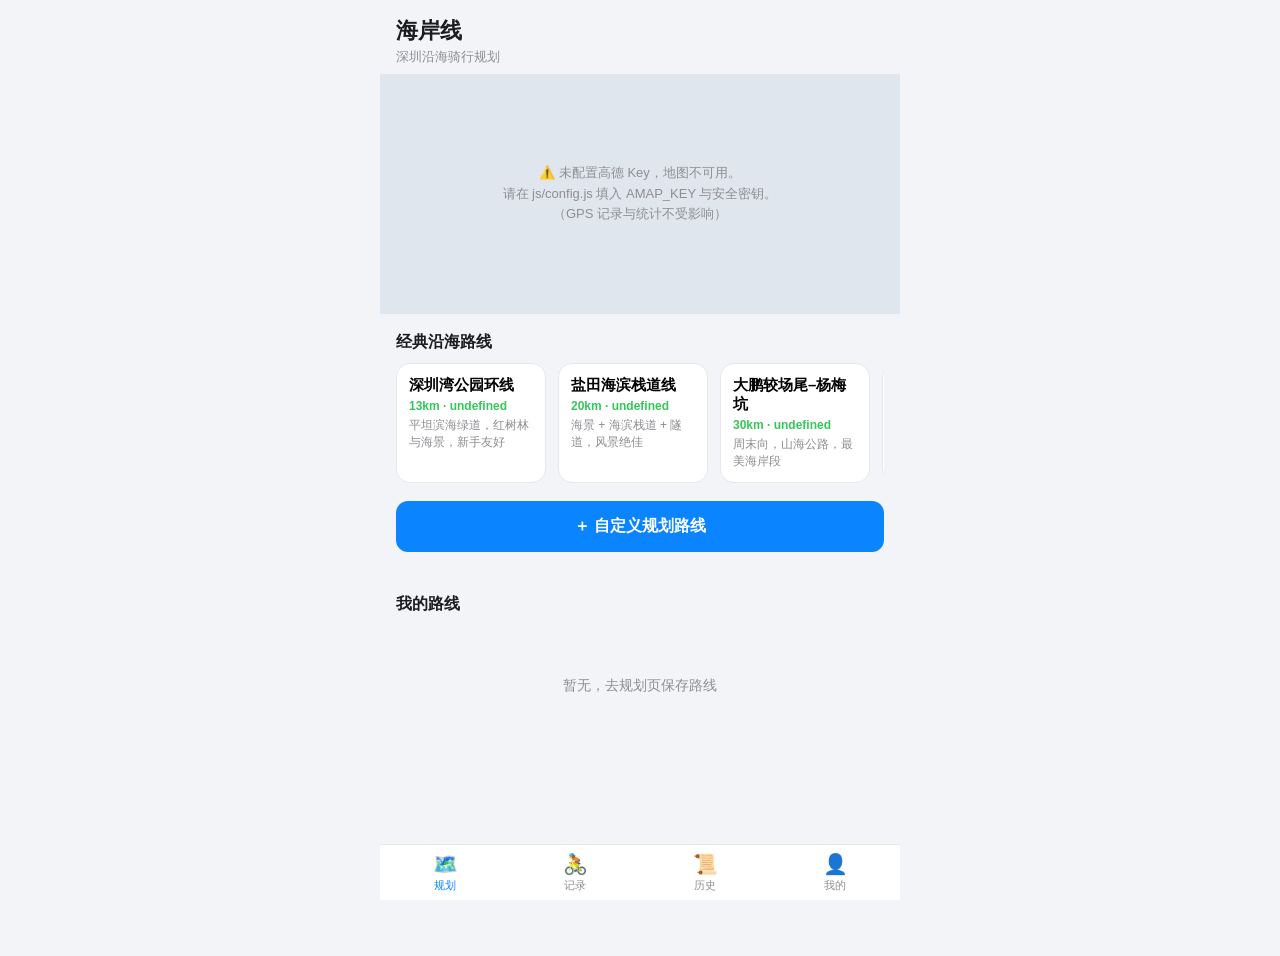
<file: index.html>
<!DOCTYPE html>
<html lang="zh-CN">
<head>
  <meta charset="UTF-8" />
  <meta name="viewport" content="width=device-width, initial-scale=1, maximum-scale=1, viewport-fit=cover" />
  <meta name="theme-color" content="#0a84ff" />
  <meta name="apple-mobile-web-app-capable" content="yes" />
  <meta name="apple-mobile-web-app-status-bar-style" content="black-translucent" />
  <title>海岸线 · 深圳沿海骑行</title>
  <link rel="manifest" href="manifest.webmanifest" />
  <link rel="icon" href="icon.svg" type="image/svg+xml" />
  <link rel="apple-touch-icon" href="icon.svg" />
  <link rel="stylesheet" href="styles/main.css" />
</head>
<body>
  <div id="app"></div>
  <nav id="tabbar"></nav>
  <script type="module" src="js/app.js?v=11"></script>
</body>
</html>
</file>
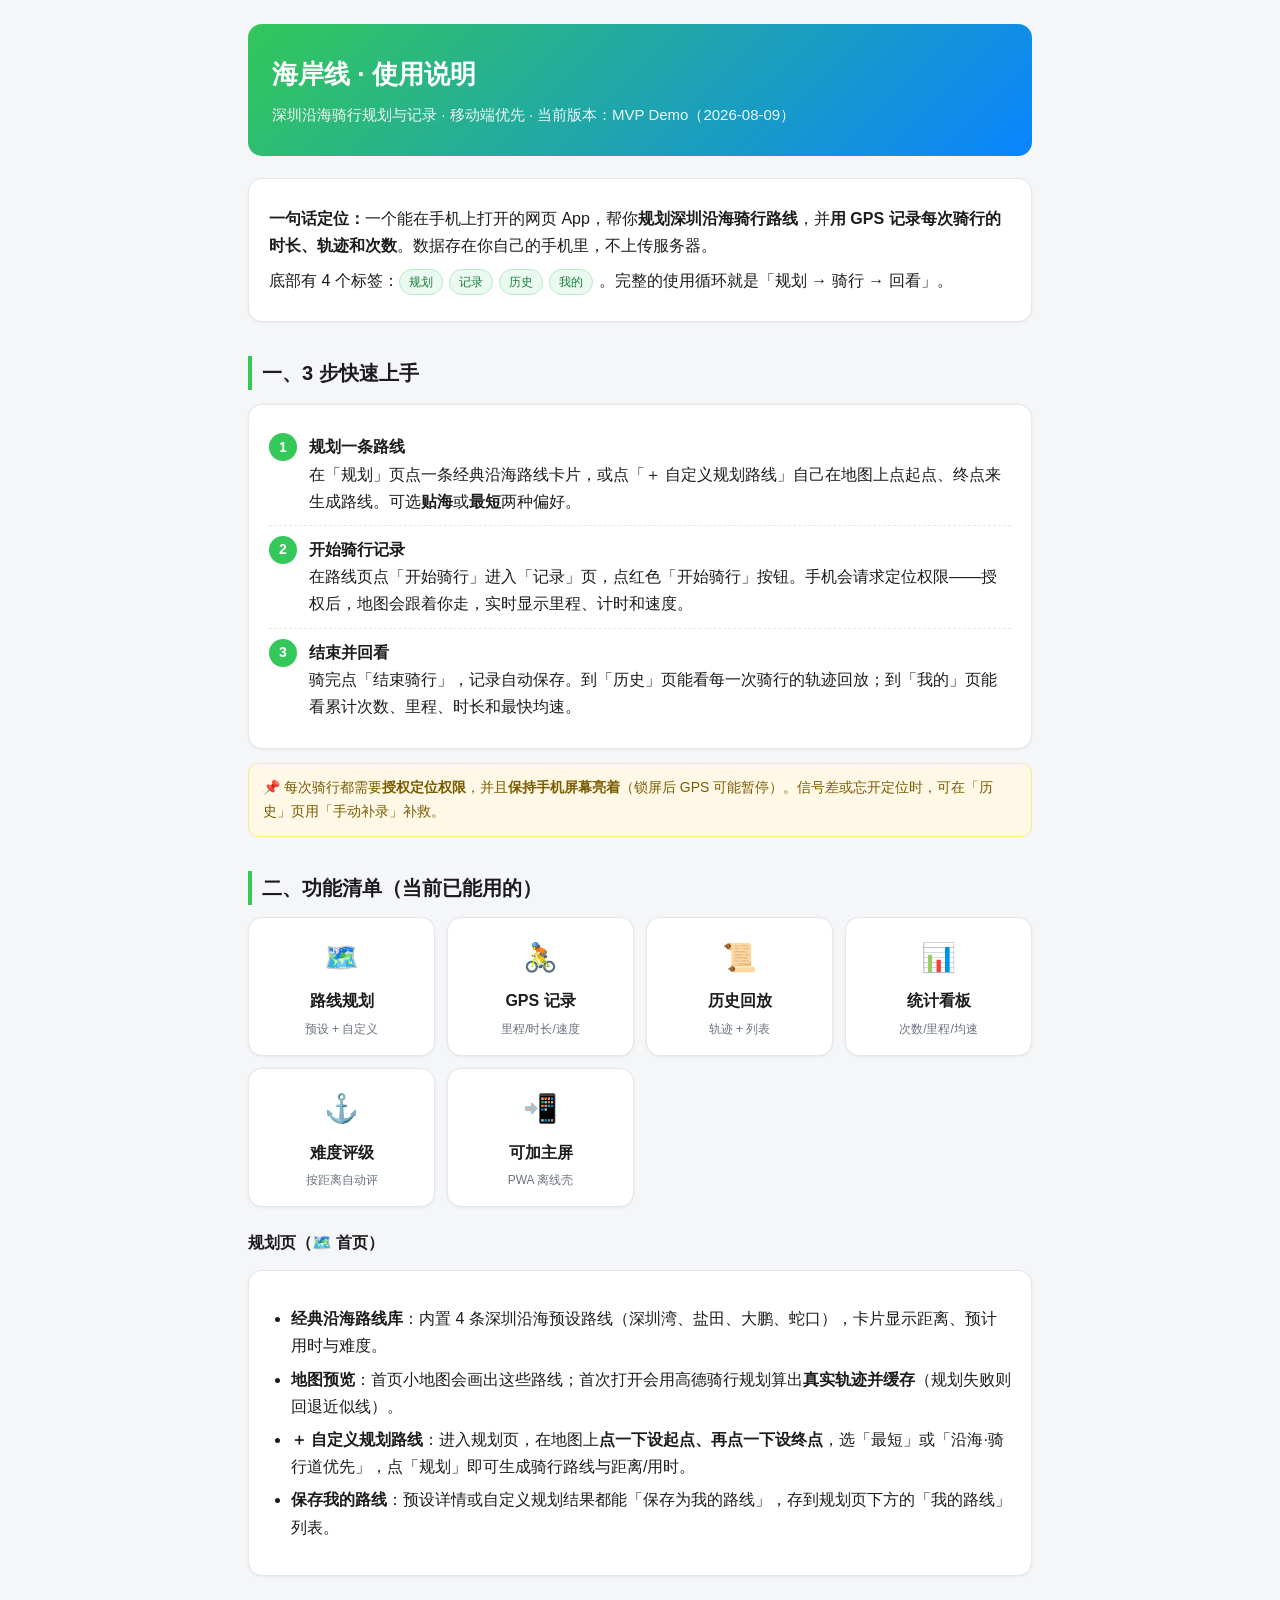
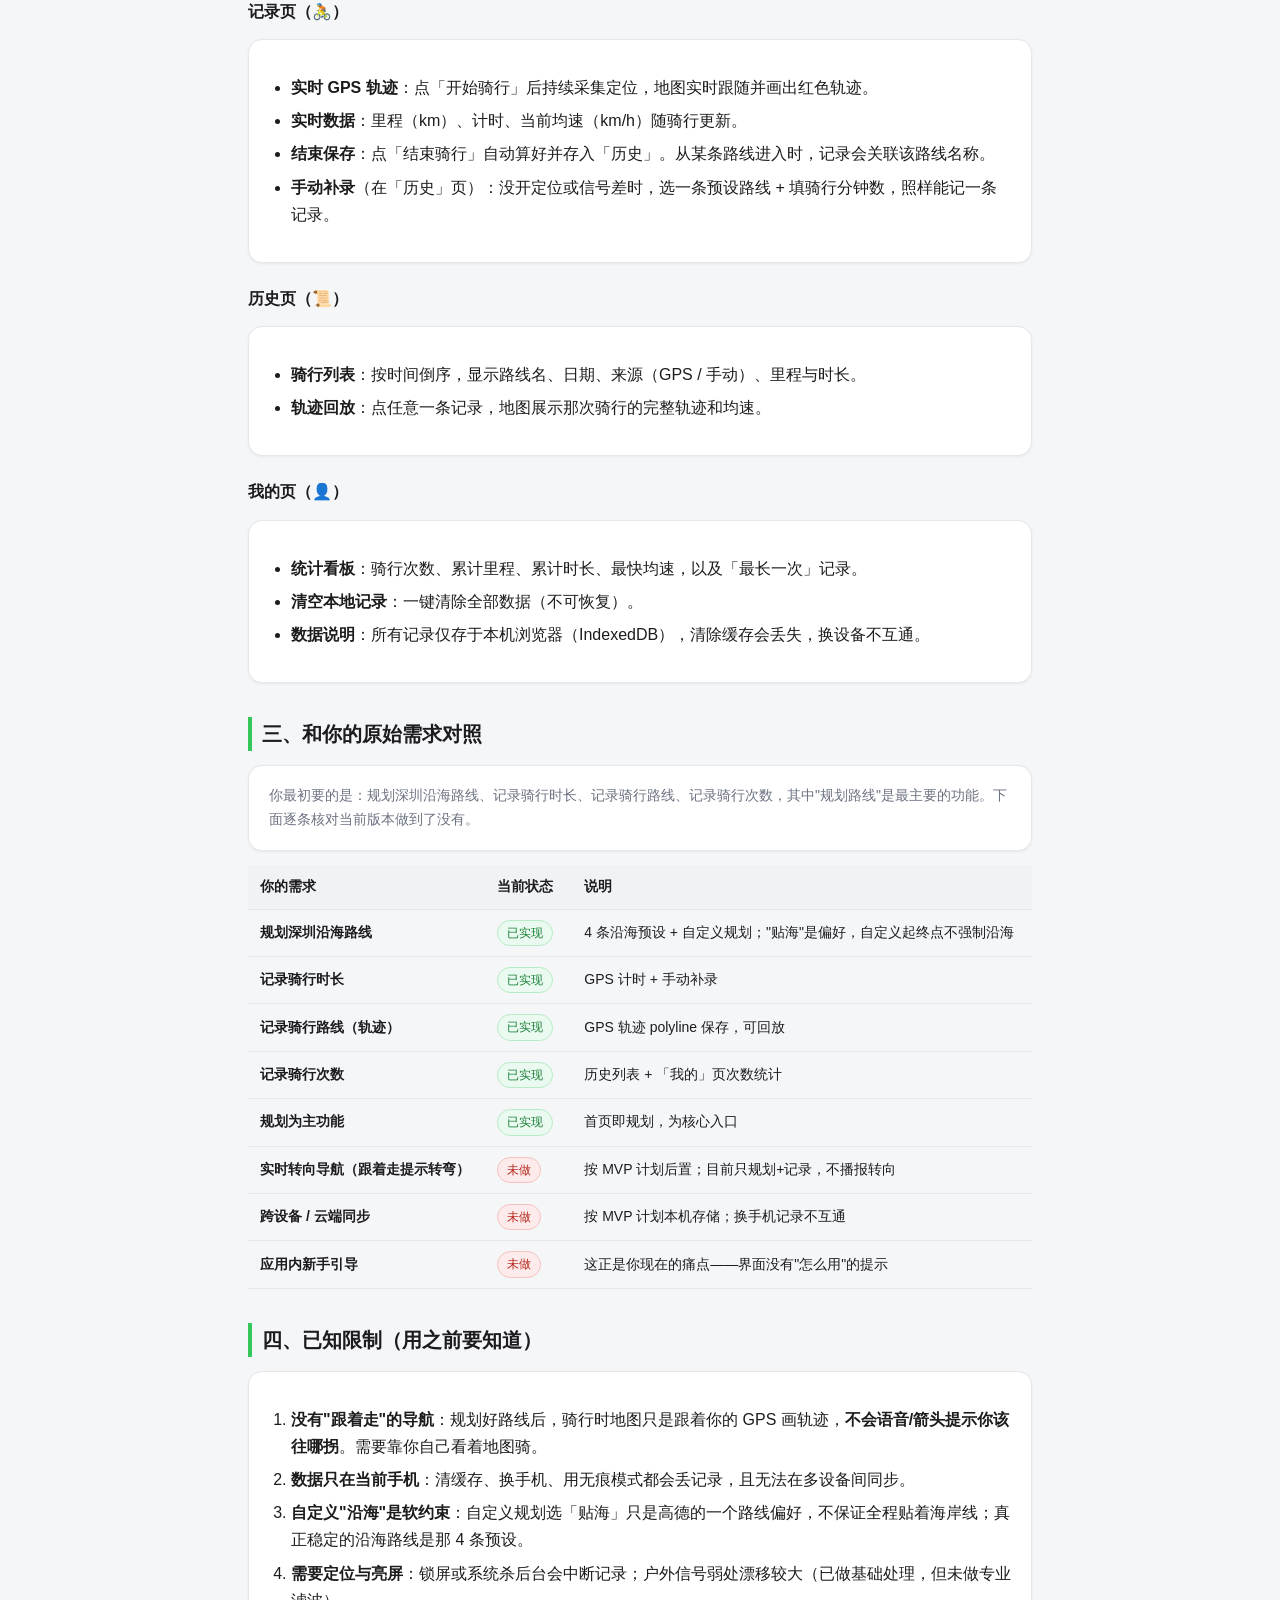
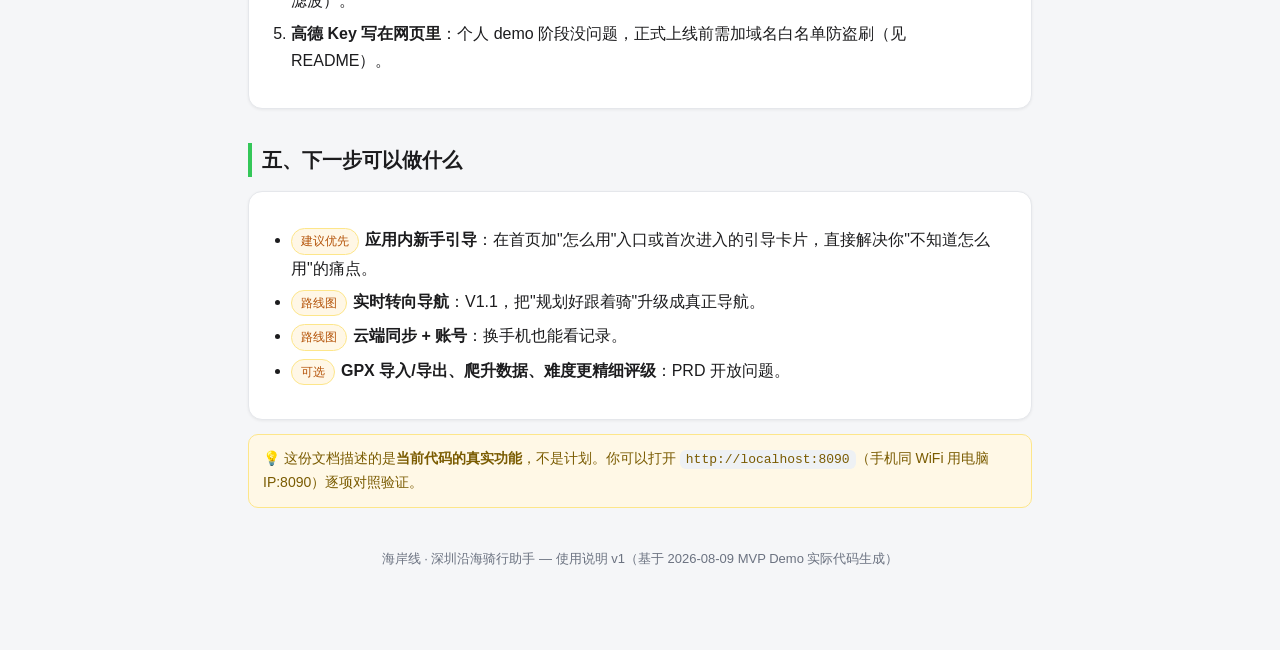
<file: docs/usage-guide.html>
<!DOCTYPE html>
<html lang="zh-CN">
<head>
<meta charset="UTF-8" />
<meta name="viewport" content="width=device-width, initial-scale=1.0" />
<title>海岸线 · 使用说明</title>
<style>
  :root {
    --bg: #f5f6f8; --card: #ffffff; --ink: #1c1c1e; --sub: #6b7280;
    --line: #e5e7eb; --brand: #34c759; --blue: #0a84ff; --red: #ff3b30;
    --radius: 14px; --shadow: 0 1px 3px rgba(0,0,0,.06);
  }
  * { box-sizing: border-box; }
  body {
    margin: 0; background: var(--bg); color: var(--ink);
    font-family: -apple-system, "PingFang SC", "Microsoft YaHei", sans-serif;
    line-height: 1.7; -webkit-font-smoothing: antialiased;
  }
  .wrap { max-width: 820px; margin: 0 auto; padding: 24px 18px 80px; }
  header.hero {
    background: linear-gradient(135deg, #34c759, #0a84ff);
    color: #fff; border-radius: var(--radius); padding: 28px 24px; margin-bottom: 22px;
  }
  header.hero h1 { margin: 0 0 6px; font-size: 26px; }
  header.hero p { margin: 0; opacity: .92; font-size: 15px; }
  h2 { font-size: 20px; margin: 34px 0 12px; padding-left: 10px; border-left: 4px solid var(--brand); }
  h3 { font-size: 16px; margin: 22px 0 8px; color: var(--ink); }
  .card {
    background: var(--card); border: 1px solid var(--line); border-radius: var(--radius);
    padding: 18px 20px; margin: 14px 0; box-shadow: var(--shadow);
  }
  .card p { margin: 8px 0; }
  .grid { display: grid; grid-template-columns: repeat(auto-fit, minmax(150px, 1fr)); gap: 12px; }
  .tile {
    background: var(--card); border: 1px solid var(--line); border-radius: var(--radius);
    padding: 16px; text-align: center; box-shadow: var(--shadow);
  }
  .tile .ico { font-size: 28px; }
  .tile .t { font-weight: 600; margin-top: 6px; }
  .tile .d { font-size: 12px; color: var(--sub); margin-top: 4px; }
  ol, ul { padding-left: 22px; }
  li { margin: 6px 0; }
  code {
    background: #eef1f4; padding: 2px 6px; border-radius: 6px; font-size: 13px;
    font-family: "SF Mono", Menlo, Consolas, monospace;
  }
  .tag {
    display: inline-block; font-size: 12px; padding: 2px 9px; border-radius: 999px;
    background: #eafaf0; color: #1a7f37; border: 1px solid #b7ebc6; margin-right: 6px;
  }
  .tag.no { background: #fdeaea; color: #b42318; border-color: #f5c2c0; }
  .tag.soon { background: #fff7e6; color: #b45309; border-color: #fde68a; }
  .step {
    display: flex; gap: 12px; align-items: flex-start; padding: 10px 0; border-bottom: 1px dashed var(--line);
  }
  .step:last-child { border-bottom: 0; }
  .step .n {
    flex: 0 0 28px; height: 28px; border-radius: 50%; background: var(--brand); color: #fff;
    display: flex; align-items: center; justify-content: center; font-weight: 700; font-size: 14px;
  }
  .note {
    background: #fff8e6; border: 1px solid #fde68a; border-radius: 10px;
    padding: 12px 14px; font-size: 14px; color: #7a5b00; margin: 12px 0;
  }
  .matrix { width: 100%; border-collapse: collapse; font-size: 14px; }
  .matrix th, .matrix td { text-align: left; padding: 10px 12px; border-bottom: 1px solid var(--line); }
  .matrix th { background: #f0f2f5; font-weight: 600; }
  .matrix td:first-child { font-weight: 600; }
  footer { color: var(--sub); font-size: 13px; text-align: center; margin-top: 40px; }
  a { color: var(--blue); }
</style>
</head>
<body>
<div class="wrap">

  <header class="hero">
    <h1>海岸线 · 使用说明</h1>
    <p>深圳沿海骑行规划与记录 · 移动端优先 · 当前版本：MVP Demo（2026-08-09）</p>
  </header>

  <div class="card">
    <p><strong>一句话定位：</strong>一个能在手机上打开的网页 App，帮你<strong>规划深圳沿海骑行路线</strong>，并<strong>用 GPS 记录每次骑行的时长、轨迹和次数</strong>。数据存在你自己的手机里，不上传服务器。</p>
    <p>底部有 4 个标签：<span class="tag">规划</span><span class="tag">记录</span><span class="tag">历史</span><span class="tag">我的</span>。完整的使用循环就是「规划 → 骑行 → 回看」。</p>
  </div>

  <h2>一、3 步快速上手</h2>
  <div class="card">
    <div class="step"><div class="n">1</div><div><strong>规划一条路线</strong><br>在「规划」页点一条经典沿海路线卡片，或点「＋ 自定义规划路线」自己在地图上点起点、终点来生成路线。可选<strong>贴海</strong>或<strong>最短</strong>两种偏好。</div></div>
    <div class="step"><div class="n">2</div><div><strong>开始骑行记录</strong><br>在路线页点「开始骑行」进入「记录」页，点红色「开始骑行」按钮。手机会请求定位权限——授权后，地图会跟着你走，实时显示里程、计时和速度。</div></div>
    <div class="step"><div class="n">3</div><div><strong>结束并回看</strong><br>骑完点「结束骑行」，记录自动保存。到「历史」页能看每一次骑行的轨迹回放；到「我的」页能看累计次数、里程、时长和最快均速。</div></div>
  </div>

  <div class="note">📌 每次骑行都需要<strong>授权定位权限</strong>，并且<strong>保持手机屏幕亮着</strong>（锁屏后 GPS 可能暂停）。信号差或忘开定位时，可在「历史」页用「手动补录」补救。</div>

  <h2>二、功能清单（当前已能用的）</h2>

  <div class="grid">
    <div class="tile"><div class="ico">🗺️</div><div class="t">路线规划</div><div class="d">预设 + 自定义</div></div>
    <div class="tile"><div class="ico">🚴</div><div class="t">GPS 记录</div><div class="d">里程/时长/速度</div></div>
    <div class="tile"><div class="ico">📜</div><div class="t">历史回放</div><div class="d">轨迹 + 列表</div></div>
    <div class="tile"><div class="ico">📊</div><div class="t">统计看板</div><div class="d">次数/里程/均速</div></div>
    <div class="tile"><div class="ico">⚓</div><div class="t">难度评级</div><div class="d">按距离自动评</div></div>
    <div class="tile"><div class="ico">📲</div><div class="t">可加主屏</div><div class="d">PWA 离线壳</div></div>
  </div>

  <h3>规划页（🗺️ 首页）</h3>
  <div class="card">
    <ul>
      <li><strong>经典沿海路线库</strong>：内置 4 条深圳沿海预设路线（深圳湾、盐田、大鹏、蛇口），卡片显示距离、预计用时与难度。</li>
      <li><strong>地图预览</strong>：首页小地图会画出这些路线；首次打开会用高德骑行规划算出<strong>真实轨迹并缓存</strong>（规划失败则回退近似线）。</li>
      <li><strong>＋ 自定义规划路线</strong>：进入规划页，在地图上<strong>点一下设起点、再点一下设终点</strong>，选「最短」或「沿海·骑行道优先」，点「规划」即可生成骑行路线与距离/用时。</li>
      <li><strong>保存我的路线</strong>：预设详情或自定义规划结果都能「保存为我的路线」，存到规划页下方的「我的路线」列表。</li>
    </ul>
  </div>

  <h3>记录页（🚴）</h3>
  <div class="card">
    <ul>
      <li><strong>实时 GPS 轨迹</strong>：点「开始骑行」后持续采集定位，地图实时跟随并画出红色轨迹。</li>
      <li><strong>实时数据</strong>：里程（km）、计时、当前均速（km/h）随骑行更新。</li>
      <li><strong>结束保存</strong>：点「结束骑行」自动算好并存入「历史」。从某条路线进入时，记录会关联该路线名称。</li>
      <li><strong>手动补录</strong>（在「历史」页）：没开定位或信号差时，选一条预设路线 + 填骑行分钟数，照样能记一条记录。</li>
    </ul>
  </div>

  <h3>历史页（📜）</h3>
  <div class="card">
    <ul>
      <li><strong>骑行列表</strong>：按时间倒序，显示路线名、日期、来源（GPS / 手动）、里程与时长。</li>
      <li><strong>轨迹回放</strong>：点任意一条记录，地图展示那次骑行的完整轨迹和均速。</li>
    </ul>
  </div>

  <h3>我的页（👤）</h3>
  <div class="card">
    <ul>
      <li><strong>统计看板</strong>：骑行次数、累计里程、累计时长、最快均速，以及「最长一次」记录。</li>
      <li><strong>清空本地记录</strong>：一键清除全部数据（不可恢复）。</li>
      <li><strong>数据说明</strong>：所有记录仅存于本机浏览器（IndexedDB），清除缓存会丢失，换设备不互通。</li>
    </ul>
  </div>

  <h2>三、和你的原始需求对照</h2>
  <p class="card" style="font-size:14px;color:var(--sub)">你最初要的是：规划深圳沿海路线、记录骑行时长、记录骑行路线、记录骑行次数，其中"规划路线"是最主要的功能。下面逐条核对当前版本做到了没有。</p>
  <table class="matrix">
    <thead><tr><th>你的需求</th><th>当前状态</th><th>说明</th></tr></thead>
    <tbody>
      <tr><td>规划深圳沿海路线</td><td><span class="tag">已实现</span></td><td>4 条沿海预设 + 自定义规划；"贴海"是偏好，自定义起终点不强制沿海</td></tr>
      <tr><td>记录骑行时长</td><td><span class="tag">已实现</span></td><td>GPS 计时 + 手动补录</td></tr>
      <tr><td>记录骑行路线（轨迹）</td><td><span class="tag">已实现</span></td><td>GPS 轨迹 polyline 保存，可回放</td></tr>
      <tr><td>记录骑行次数</td><td><span class="tag">已实现</span></td><td>历史列表 + 「我的」页次数统计</td></tr>
      <tr><td>规划为主功能</td><td><span class="tag">已实现</span></td><td>首页即规划，为核心入口</td></tr>
      <tr><td>实时转向导航（跟着走提示转弯）</td><td><span class="tag no">未做</span></td><td>按 MVP 计划后置；目前只规划+记录，不播报转向</td></tr>
      <tr><td>跨设备 / 云端同步</td><td><span class="tag no">未做</span></td><td>按 MVP 计划本机存储；换手机记录不互通</td></tr>
      <tr><td>应用内新手引导</td><td><span class="tag no">未做</span></td><td>这正是你现在的痛点——界面没有"怎么用"的提示</td></tr>
    </tbody>
  </table>

  <h2>四、已知限制（用之前要知道）</h2>
  <div class="card">
    <ol>
      <li><strong>没有"跟着走"的导航</strong>：规划好路线后，骑行时地图只是跟着你的 GPS 画轨迹，<strong>不会语音/箭头提示你该往哪拐</strong>。需要靠你自己看着地图骑。</li>
      <li><strong>数据只在当前手机</strong>：清缓存、换手机、用无痕模式都会丢记录，且无法在多设备间同步。</li>
      <li><strong>自定义"沿海"是软约束</strong>：自定义规划选「贴海」只是高德的一个路线偏好，不保证全程贴着海岸线；真正稳定的沿海路线是那 4 条预设。</li>
      <li><strong>需要定位与亮屏</strong>：锁屏或系统杀后台会中断记录；户外信号弱处漂移较大（已做基础处理，但未做专业滤波）。</li>
      <li><strong>高德 Key 写在网页里</strong>：个人 demo 阶段没问题，正式上线前需加域名白名单防盗刷（见 README）。</li>
    </ol>
  </div>

  <h2>五、下一步可以做什么</h2>
  <div class="card">
    <ul>
      <li><span class="tag soon">建议优先</span><strong>应用内新手引导</strong>：在首页加"怎么用"入口或首次进入的引导卡片，直接解决你"不知道怎么用"的痛点。</li>
      <li><span class="tag soon">路线图</span><strong>实时转向导航</strong>：V1.1，把"规划好跟着骑"升级成真正导航。</li>
      <li><span class="tag soon">路线图</span><strong>云端同步 + 账号</strong>：换手机也能看记录。</li>
      <li><span class="tag soon">可选</span><strong>GPX 导入/导出、爬升数据、难度更精细评级</strong>：PRD 开放问题。</li>
    </ul>
  </div>

  <div class="note">💡 这份文档描述的是<strong>当前代码的真实功能</strong>，不是计划。你可以打开 <code>http://localhost:8090</code>（手机同 WiFi 用电脑 IP:8090）逐项对照验证。</div>

  <footer>海岸线 · 深圳沿海骑行助手 — 使用说明 v1（基于 2026-08-09 MVP Demo 实际代码生成）</footer>

</div>
</body>
</html>
</file>
<file: styles/main.css>
:root {
  --bg: #f2f4f8;
  --card: #ffffff;
  --primary: #0a84ff;
  --green: #34c759;
  --red: #ff3b30;
  --text: #1c1c1e;
  --sub: #8e8e93;
  --line: #e5e8ef;
  --tabbar-h: 56px;
  --safe-b: env(safe-area-inset-bottom, 0px);
}

* { box-sizing: border-box; -webkit-tap-highlight-color: transparent; }
html, body {
  margin: 0; padding: 0;
  font-family: -apple-system, BlinkMacSystemFont, "PingFang SC", "Segoe UI", Roboto, sans-serif;
  background: var(--bg); color: var(--text);
  -webkit-font-smoothing: antialiased;
}
body { padding-bottom: calc(var(--tabbar-h) + var(--safe-b)); }

#app { max-width: 520px; margin: 0 auto; min-height: 100vh; }

.topbar { padding: 16px 16px 8px; }
.topbar h1 { margin: 0; font-size: 22px; font-weight: 700; }
.topbar .sub { margin: 2px 0 0; color: var(--sub); font-size: 13px; }

/* 地图 */
.map { width: 100%; height: 240px; background: #dfe6ee; border-radius: 0; }
.map.small { height: 180px; }
.mapfallback { height: 100%; display: flex; align-items: center; justify-content: center; text-align: center; color: var(--sub); font-size: 13px; padding: 16px; line-height: 1.6; }

/* 预设卡片 */
.presets { padding: 14px 16px 24px; }
.presets h2 { font-size: 16px; margin: 4px 0 10px; }
.cards { display: flex; gap: 12px; overflow-x: auto; padding-bottom: 6px; -webkit-overflow-scrolling: touch; }
.card {
  flex: 0 0 150px; text-align: left; background: var(--card); border: 1px solid var(--line);
  border-radius: 14px; padding: 12px; cursor: pointer; display: flex; flex-direction: column; gap: 4px;
}
.card:active { transform: scale(0.98); }
.card-name { font-weight: 600; font-size: 15px; }
.card-meta { font-size: 12px; color: var(--green); font-weight: 600; }
.card-desc { font-size: 12px; color: var(--sub); line-height: 1.4; }

/* 按钮 */
button { font-family: inherit; }
.primary {
  background: var(--primary); color: #fff; border: none; border-radius: 12px;
  padding: 12px 16px; font-size: 15px; font-weight: 600; cursor: pointer; width: 100%;
}
.primary.big { padding: 15px; font-size: 16px; margin-top: 12px; }
.primary:active { opacity: 0.9; }
.primary.recording { background: var(--red); }
.ghost {
  background: transparent; color: var(--primary); border: 1px solid var(--primary);
  border-radius: 12px; padding: 11px 16px; font-size: 15px; font-weight: 600; cursor: pointer; width: 100%; margin-top: 8px;
}

/* 记录面板 */
.recpanel { padding: 16px; text-align: center; }
.recstat { display: flex; align-items: baseline; justify-content: center; gap: 6px; }
.recstat .big { font-size: 44px; font-weight: 700; line-height: 1; }
.recstat .unit { font-size: 16px; color: var(--sub); }
.rectime { font-size: 20px; font-weight: 600; margin-top: 8px; font-variant-numeric: tabular-nums; }
.recspeed { font-size: 14px; color: var(--sub); margin-top: 4px; }
.hint { font-size: 12px; color: var(--sub); margin: 10px 0 0; }

/* 规划栏 */
.planbar { display: flex; gap: 10px; align-items: center; padding: 12px 16px; }
.planbar .mode { display: flex; gap: 6px; }
.chip { border: 1px solid var(--line); background: #fff; border-radius: 20px; padding: 8px 14px; font-size: 14px; cursor: pointer; }
.chip.active { background: var(--primary); color: #fff; border-color: var(--primary); }
.planbar .primary { width: auto; flex: 1; }
.result { padding: 0 16px 16px; text-align: center; }

/* 列表 */
.list { padding: 8px 12px; }
.row {
  width: 100%; display: flex; justify-content: space-between; align-items: center; gap: 10px;
  background: var(--card); border: 1px solid var(--line); border-radius: 12px; padding: 12px 14px;
  margin-bottom: 10px; cursor: pointer; text-align: left;
}
.row:active { transform: scale(0.99); }
.row-name { font-weight: 600; font-size: 15px; }
.row-sub { font-size: 12px; color: var(--sub); margin-top: 2px; }
.row-right { text-align: right; font-weight: 600; font-size: 15px; }
.row-right span { font-size: 12px; color: var(--sub); font-weight: 400; }
.row-main { flex: 1; min-width: 0; }
.row-del {
  flex: 0 0 auto; border: none; background: transparent; font-size: 18px; line-height: 1;
  padding: 6px 8px; border-radius: 8px; cursor: pointer;
}
.row-del:active { background: var(--line); }
.row-btns { display: flex; gap: 10px; margin-top: 10px; }
.row-btns .ghost { flex: 1; margin: 0; }
.ghost.danger { color: var(--red); border-color: var(--red); }
.empty { text-align: center; color: var(--sub); font-size: 14px; padding: 30px 0; }

/* 我的页 */
.stats { display: grid; grid-template-columns: 1fr 1fr; gap: 12px; padding: 12px 16px; }
.stat { background: var(--card); border: 1px solid var(--line); border-radius: 14px; padding: 16px; }
.stat .v { font-size: 26px; font-weight: 700; }
.stat .k { font-size: 12px; color: var(--sub); margin-top: 4px; }
.section-title { padding: 12px 16px 4px; font-size: 16px; font-weight: 600; }

/* 底部 Tab */
#tabbar {
  position: fixed; left: 0; right: 0; bottom: 0; height: calc(var(--tabbar-h) + var(--safe-b));
  padding-bottom: var(--safe-b);
  display: flex; background: rgba(255,255,255,0.94); backdrop-filter: blur(10px);
  border-top: 1px solid var(--line); max-width: 520px; margin: 0 auto;
}
.tab { flex: 1; display: flex; flex-direction: column; align-items: center; justify-content: center; gap: 2px; text-decoration: none; color: var(--sub); font-size: 11px; }
.tab .tab-icon { font-size: 20px; }
.tab.active { color: var(--primary); }

/* 环线勾选 + 规划按钮行 */
.loopchk { display: flex; align-items: center; gap: 6px; font-size: 13px; color: var(--text); padding: 0 16px; }
.loopchk input { width: 18px; height: 18px; accent-color: var(--primary); }
.planbtns { display: flex; gap: 8px; width: 100%; padding: 10px 16px 0; }
.planbtns #go { flex: 1; width: auto; }
.planbtns #reset { flex: 0 0 auto; }

/* 状态提示（保存/失败） */
.status { font-size: 13px; margin-top: 8px; min-height: 0; }
.status.ok { color: var(--green); }
.status.err { color: var(--red); }

/* 手动补录弹层 */
.modal-mask {
  position: fixed; inset: 0; background: rgba(0,0,0,0.45); z-index: 50;
  display: flex; align-items: center; justify-content: center; padding: 20px;
}
.modal {
  background: #fff; border-radius: 16px; width: 100%; max-width: 360px;
  padding: 20px; max-height: 86vh; overflow-y: auto;
}
.modal h3 { margin: 0 0 10px; font-size: 18px; }
.modal .m-sub { font-size: 13px; color: var(--sub); margin: 12px 0 6px; }
.modal .opts { display: flex; flex-direction: column; gap: 8px; }
.modal .opt {
  text-align: left; background: #fff; border: 1px solid var(--line); border-radius: 10px;
  padding: 11px 14px; font-size: 14px; cursor: pointer; color: var(--text);
}
.modal .opt.active { border-color: var(--primary); background: #eaf4ff; }
.modal input#mins, .modal input#km, .modal input#rname {
  width: 100%; border: 1px solid var(--line); border-radius: 10px; padding: 11px 14px;
  font-size: 16px; font-family: inherit; margin-top: 4px;
}
.modal-btns { display: flex; gap: 10px; margin-top: 16px; }
.modal-btns button { margin-top: 0; }
.modal-btns #ok { flex: 1; }
.modal-btns #cancel { flex: 1; }

/* 实时转向导航条（记录/导航页顶部） */
.tbt {
  margin: 8px 16px; padding: 14px 18px; border-radius: 14px;
  background: var(--green); color: #fff; font-size: 19px; font-weight: 700;
  text-align: center; line-height: 1.3; letter-spacing: 0.5px;
  box-shadow: 0 2px 10px rgba(52, 199, 89, 0.3);
}
.tbt.off { background: var(--red); box-shadow: 0 2px 10px rgba(255, 59, 48, 0.3); }
</file>
